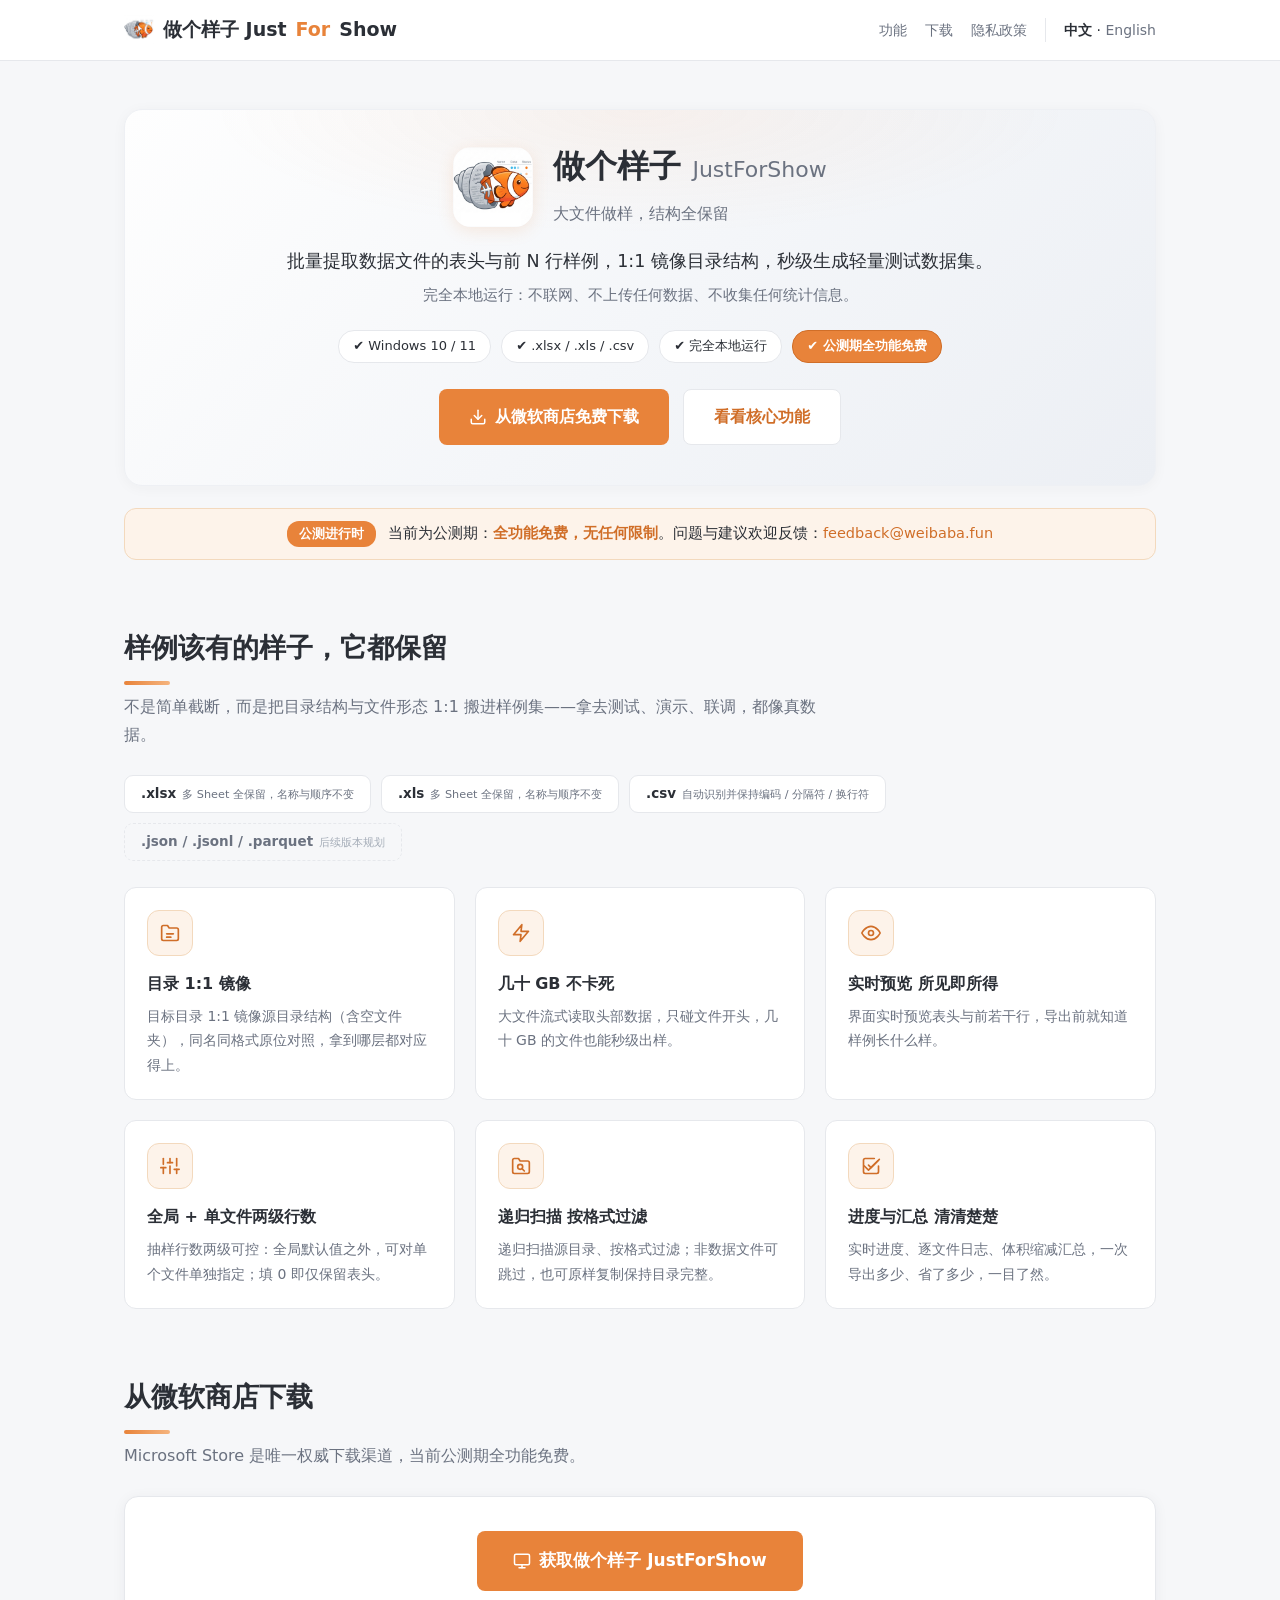
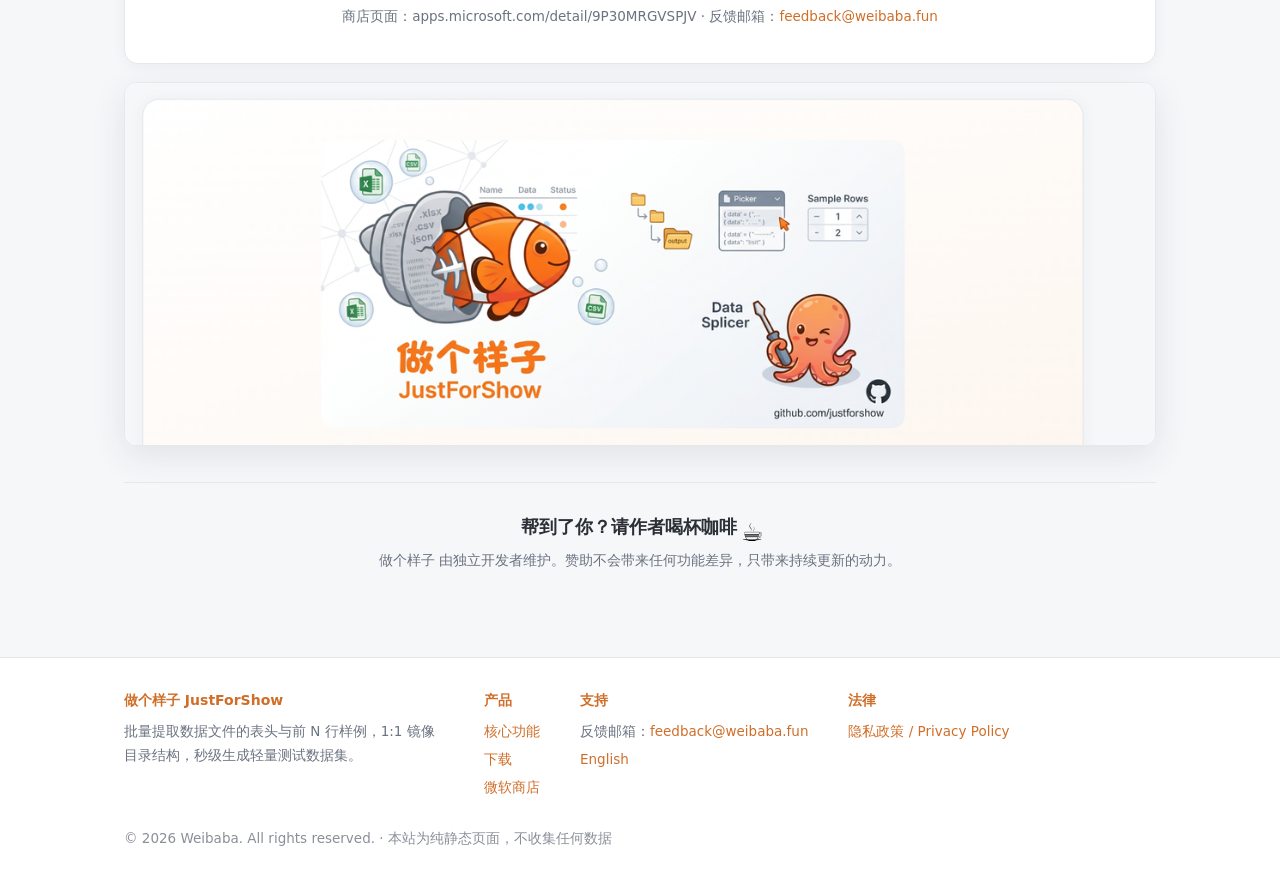
<file: index.html>
<!DOCTYPE html>
<html lang="zh-CN">
<head>
<meta charset="UTF-8">
<meta name="viewport" content="width=device-width, initial-scale=1.0">
<link rel="icon" href="/favicon.ico" sizes="48x48">
<link rel="icon" type="image/png" sizes="64x64" href="/favicon.png">
<link rel="apple-touch-icon" href="/apple-touch-icon.png">
<meta name="description" content="做个样子 JustForShow —— 批量提取数据文件的表头与前 N 行样例，1:1 镜像目录结构，秒级生成轻量测试数据集。完全本地运行：不联网、不上传任何数据。">
<meta property="og:title" content="做个样子 JustForShow — 大文件做样，结构全保留">
<meta property="og:description" content="批量提取 .xlsx / .xls / .csv 的表头与前 N 行样例，1:1 镜像目录结构，秒级生成轻量测试数据集。完全本地运行，公测期全功能免费。">
<meta property="og:type" content="website">
<meta property="og:url" content="https://justforshow.weibaba.fun/">
<meta property="og:image" content="https://justforshow.weibaba.fun/assets/img/og.png">
<title>做个样子 JustForShow — 大文件做样，结构全保留 | 数据样例提取工具</title>
<link rel="canonical" href="https://justforshow.weibaba.fun/">
<link rel="alternate" hreflang="zh-CN" href="https://justforshow.weibaba.fun/">
<link rel="alternate" hreflang="en" href="https://justforshow.weibaba.fun/en/">
<link rel="alternate" hreflang="x-default" href="https://justforshow.weibaba.fun/">
<link rel="stylesheet" href="/assets/style.css">
<script type="application/ld+json">
{"@context":"https://schema.org","@type":"SoftwareApplication",
 "name":"JustForShow","operatingSystem":"Windows 10, Windows 11",
 "applicationCategory":"UtilitiesApplication",
 "url":"https://justforshow.weibaba.fun/","softwareVersion":"1.0.0",
 "inLanguage":["zh-CN","en"],
 "description":"Batch-extract the header and first N rows of .xlsx / .xls / .csv data files into a 1:1 mirrored folder structure, producing a lightweight sample dataset in seconds. Runs entirely offline.",
 "offers":{"@type":"Offer","price":"0","priceCurrency":"USD"}}
</script>
</head>
<body>

<nav>
  <div class="container nav-inner">
    <a class="brand" href="/"><img src="/favicon.png" alt="做个样子 JustForShow 图标">做个样子 Just<span class="dot">For</span>Show</a>
    <div class="nav-links">
      <a class="hide-sm" href="#features">功能</a>
      <a class="hide-sm" href="#download">下载</a>
      <a class="hide-sm" href="/privacy/">隐私政策</a>
      <span class="lang-switch"><b>中文</b> · <a href="/en/" hreflang="en" lang="en">English</a></span>
    </div>
  </div>
</nav>

<header class="hero">
  <div class="container">
    <div class="hero-card">
      <div class="hero-head">
        <img class="hero-logo" src="/assets/img/app_icon.png" alt="做个样子 JustForShow" width="80" height="80">
        <div>
          <h1 class="hero-name">做个样子 <span class="en-name">JustForShow</span></h1>
          <p class="hero-slogan">大文件做样，<span class="key">结构全保留</span></p>
        </div>
      </div>
      <p class="pitch">批量提取数据文件的表头与前 N 行样例，1:1 镜像目录结构，秒级生成轻量测试数据集。</p>
      <p class="sub">完全本地运行：不联网、不上传任何数据、不收集任何统计信息。</p>
      <div class="platform-pills">
        <span class="pill">✔ Windows 10 / 11</span>
        <span class="pill">✔ .xlsx / .xls / .csv</span>
        <span class="pill">✔ 完全本地运行</span>
        <span class="pill hot">✔ 公测期全功能免费</span>
      </div>
      <div class="btn-row">
        <a class="btn btn-primary" href="https://apps.microsoft.com/detail/9P30MRGVSPJV">
          <svg width="18" height="18" viewBox="0 0 24 24" fill="none" stroke="currentColor" stroke-width="2" stroke-linecap="round" stroke-linejoin="round"><path d="M21 15v4a2 2 0 0 1-2 2H5a2 2 0 0 1-2-2v-4"/><polyline points="7 10 12 15 17 10"/><line x1="12" y1="15" x2="12" y2="3"/></svg>
          从微软商店免费下载
        </a>
        <a class="btn btn-ghost" href="#features">看看核心功能</a>
      </div>
    </div>
    <div class="beta-note">
      <span class="tag">公测进行时</span>
      <span>当前为公测期：<b>全功能免费，无任何限制</b>。问题与建议欢迎反馈：<a href="mailto:feedback@weibaba.fun">feedback@weibaba.fun</a></span>
    </div>
  </div>
</header>

<main class="container">

  <!-- ============ 核心功能 ============ -->
  <section class="block" id="features">
    <h2 class="title">样例该有的样子，它都保留</h2>
    <p class="lead">不是简单截断，而是把目录结构与文件形态 1:1 搬进样例集——拿去测试、演示、联调，都像真数据。</p>
    <div class="fmt-chips">
      <span>.xlsx<small>多 Sheet 全保留，名称与顺序不变</small></span>
      <span>.xls<small>多 Sheet 全保留，名称与顺序不变</small></span>
      <span>.csv<small>自动识别并保持编码 / 分隔符 / 换行符</small></span>
      <span class="dim">.json / .jsonl / .parquet<small>后续版本规划</small></span>
    </div>
    <div class="feat-grid">
      <div class="feat">
        <div class="ico"><svg width="20" height="20" viewBox="0 0 24 24" fill="none" stroke="currentColor" stroke-width="2" stroke-linecap="round" stroke-linejoin="round"><path d="M22 19a2 2 0 0 1-2 2H4a2 2 0 0 1-2-2V5a2 2 0 0 1 2-2h5l2 3h9a2 2 0 0 1 2 2z"/><line x1="8" y1="13" x2="16" y2="13"/><line x1="8" y1="17" x2="13" y2="17"/></svg></div>
        <h3>目录 1:1 镜像</h3>
        <p>目标目录 1:1 镜像源目录结构（含空文件夹），同名同格式原位对照，拿到哪层都对应得上。</p>
      </div>
      <div class="feat">
        <div class="ico"><svg width="20" height="20" viewBox="0 0 24 24" fill="none" stroke="currentColor" stroke-width="2" stroke-linecap="round" stroke-linejoin="round"><polygon points="13 2 3 14 12 14 11 22 21 10 12 10 13 2"/></svg></div>
        <h3>几十 GB 不卡死</h3>
        <p>大文件流式读取头部数据，只碰文件开头，几十 GB 的文件也能秒级出样。</p>
      </div>
      <div class="feat">
        <div class="ico"><svg width="20" height="20" viewBox="0 0 24 24" fill="none" stroke="currentColor" stroke-width="2" stroke-linecap="round" stroke-linejoin="round"><path d="M1 12s4-8 11-8 11 8 11 8-4 8-11 8-11-8-11-8z"/><circle cx="12" cy="12" r="3"/></svg></div>
        <h3>实时预览 所见即所得</h3>
        <p>界面实时预览表头与前若干行，导出前就知道样例长什么样。</p>
      </div>
      <div class="feat">
        <div class="ico"><svg width="20" height="20" viewBox="0 0 24 24" fill="none" stroke="currentColor" stroke-width="2" stroke-linecap="round" stroke-linejoin="round"><line x1="4" y1="21" x2="4" y2="14"/><line x1="4" y1="10" x2="4" y2="3"/><line x1="12" y1="21" x2="12" y2="12"/><line x1="12" y1="8" x2="12" y2="3"/><line x1="20" y1="21" x2="20" y2="16"/><line x1="20" y1="12" x2="20" y2="3"/><line x1="1" y1="14" x2="7" y2="14"/><line x1="9" y1="8" x2="15" y2="8"/><line x1="17" y1="16" x2="23" y2="16"/></svg></div>
        <h3>全局 + 单文件两级行数</h3>
        <p>抽样行数两级可控：全局默认值之外，可对单个文件单独指定；填 0 即仅保留表头。</p>
      </div>
      <div class="feat">
        <div class="ico"><svg width="20" height="20" viewBox="0 0 24 24" fill="none" stroke="currentColor" stroke-width="2" stroke-linecap="round" stroke-linejoin="round"><path d="M22 19a2 2 0 0 1-2 2H4a2 2 0 0 1-2-2V5a2 2 0 0 1 2-2h5l2 3h9a2 2 0 0 1 2 2z"/><circle cx="11" cy="13" r="3"/><line x1="16" y1="18" x2="13.5" y2="15.5"/></svg></div>
        <h3>递归扫描 按格式过滤</h3>
        <p>递归扫描源目录、按格式过滤；非数据文件可跳过，也可原样复制保持目录完整。</p>
      </div>
      <div class="feat">
        <div class="ico"><svg width="20" height="20" viewBox="0 0 24 24" fill="none" stroke="currentColor" stroke-width="2" stroke-linecap="round" stroke-linejoin="round"><polyline points="20 6 9 17 4 12"/><line x1="12" y1="22" x2="12" y2="2" opacity="0"/><path d="M9 11l3 3L22 4"/><path d="M21 12v7a2 2 0 0 1-2 2H5a2 2 0 0 1-2-2V5a2 2 0 0 1 2-2h11"/></svg></div>
        <h3>进度与汇总 清清楚楚</h3>
        <p>实时进度、逐文件日志、体积缩减汇总，一次导出多少、省了多少，一目了然。</p>
      </div>
    </div>
  </section>

  <!-- ============ 下载 ============ -->
  <section class="block" id="download">
    <h2 class="title">从微软商店下载</h2>
    <p class="lead">Microsoft Store 是唯一权威下载渠道，当前公测期全功能免费。</p>
    <div class="download-card">
      <a class="btn btn-primary big-btn" href="https://apps.microsoft.com/detail/9P30MRGVSPJV">
        <svg width="18" height="18" viewBox="0 0 24 24" fill="none" stroke="currentColor" stroke-width="2" stroke-linecap="round" stroke-linejoin="round"><rect x="2" y="3" width="20" height="14" rx="2"/><line x1="8" y1="21" x2="16" y2="21"/><line x1="12" y1="17" x2="12" y2="21"/></svg>
        获取做个样子 JustForShow
      </a>
      <p class="download-note">商店页面：apps.microsoft.com/detail/9P30MRGVSPJV · 反馈邮箱：<a href="mailto:feedback@weibaba.fun">feedback@weibaba.fun</a></p>
    </div>
    <figure class="shot">
      <img src="/assets/img/shot-main.png" alt="做个样子 JustForShow 界面——文件列表与数据预览" width="1200" height="423" loading="lazy">
    </figure>
  </section>

  <!-- ============ 请作者喝咖啡 ============ -->
  <div class="sponsor">
    <h3>帮到了你？请作者喝杯咖啡<button class="coffee-btn" type="button" aria-label="微信收款码" title="点我，请作者喝杯咖啡" onclick="var m=document.getElementById('qr-modal');m.style.display=(m.style.display==='flex')?'none':'flex';">☕</button></h3>
    <p>做个样子 由独立开发者维护。赞助不会带来任何功能差异，只带来持续更新的动力。</p>
  </div>

  <div id="qr-modal" class="qr-modal" onclick="this.style.display='none'">
    <div class="qr-card" onclick="event.stopPropagation()">
      <img src="assets/img/donate_qr.jpg" alt="微信收款码">
      <span>微信扫一扫 · 请作者喝杯咖啡</span>
      <button type="button" onclick="document.getElementById('qr-modal').style.display='none'">✕</button>
    </div>
  </div>

</main>

<footer>
  <div class="container">
    <div class="cols">
      <div style="max-width:320px">
        <h4>做个样子 JustForShow</h4>
        <p>批量提取数据文件的表头与前 N 行样例，1:1 镜像目录结构，秒级生成轻量测试数据集。</p>
      </div>
      <div>
        <h4>产品</h4>
        <ul>
          <li><a href="#features">核心功能</a></li>
          <li><a href="#download">下载</a></li>
          <li><a href="https://apps.microsoft.com/detail/9P30MRGVSPJV">微软商店</a></li>
        </ul>
      </div>
      <div>
        <h4>支持</h4>
        <ul>
          <li>反馈邮箱：<a href="mailto:feedback@weibaba.fun">feedback@weibaba.fun</a></li>
          <li><span class="lang-switch-inline"><a href="/en/" hreflang="en" lang="en">English</a></span></li>
        </ul>
      </div>
      <div>
        <h4>法律</h4>
        <ul>
          <li><a href="/privacy/">隐私政策 / Privacy Policy</a></li>
        </ul>
      </div>
    </div>
    <p class="legal">© 2026 Weibaba. All rights reserved. · 本站为纯静态页面，不收集任何数据</p>
  </div>
</footer>

</body>
</html>
</file>
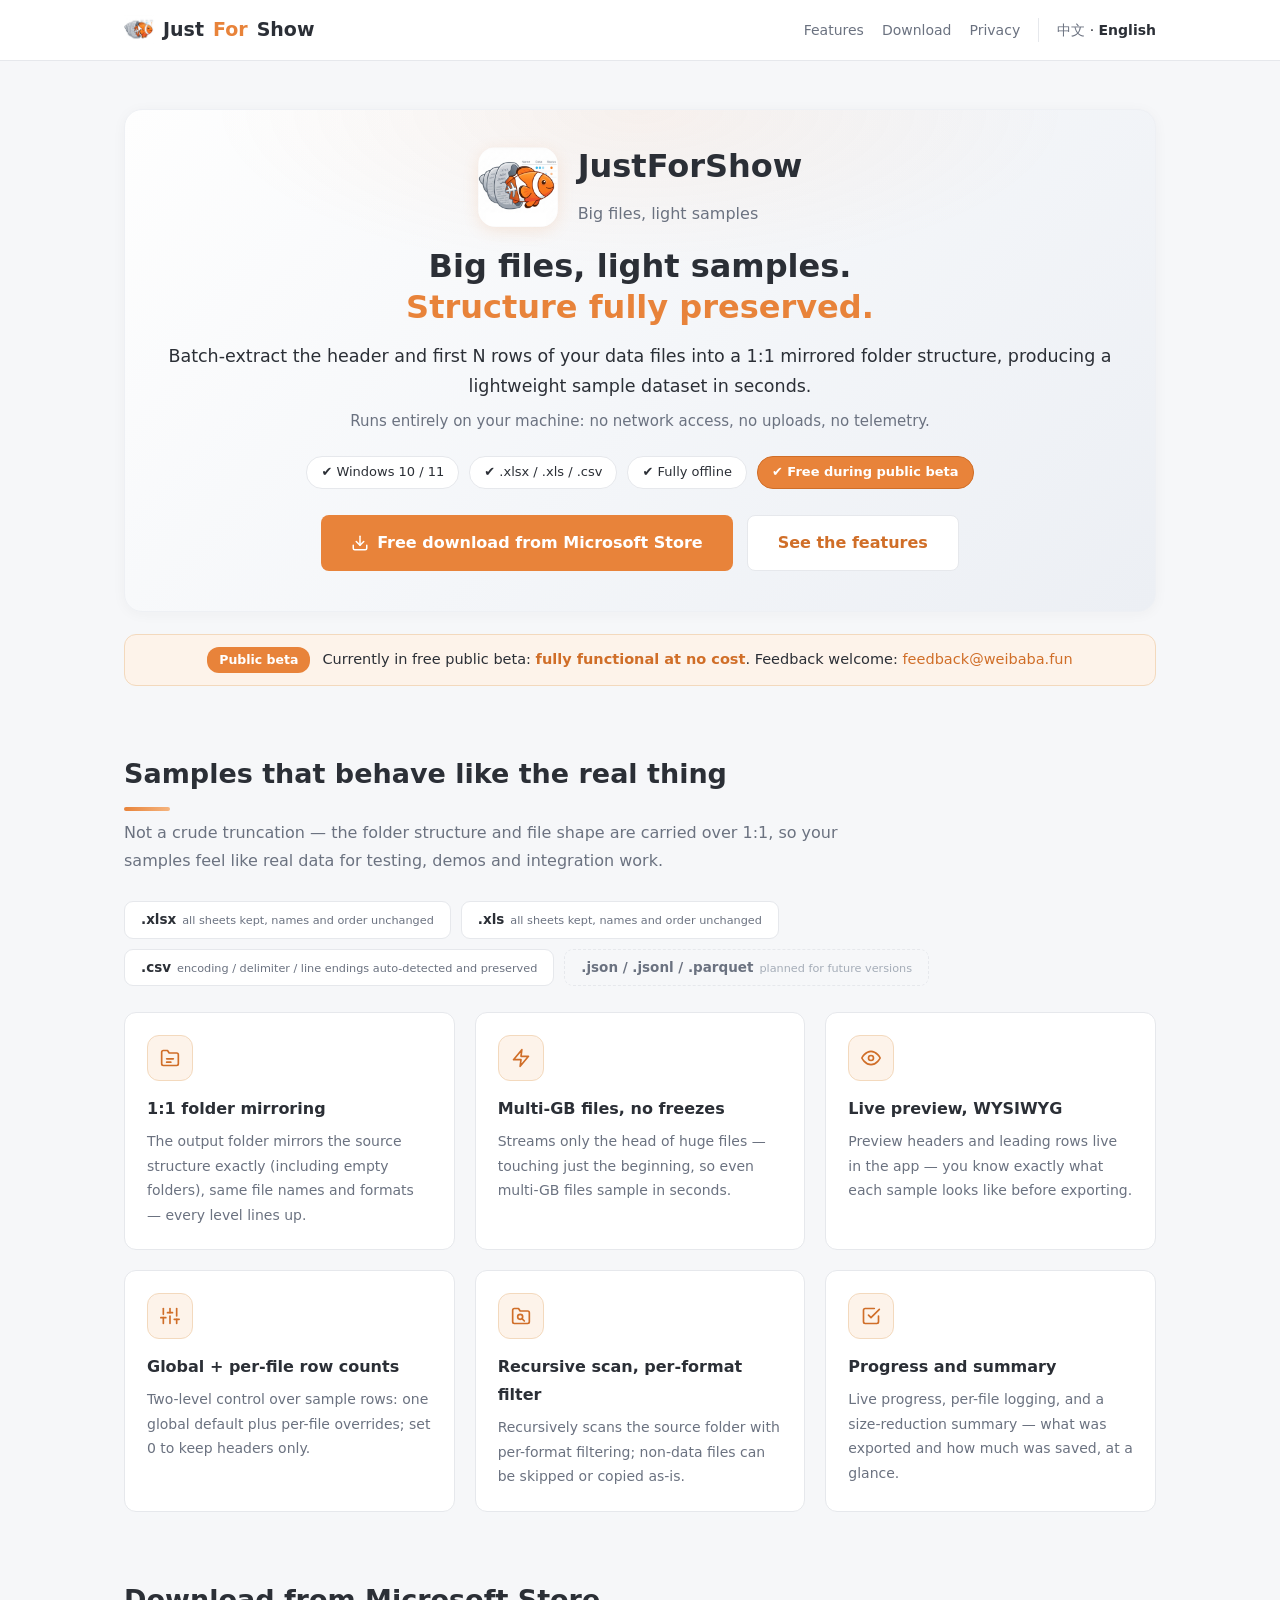
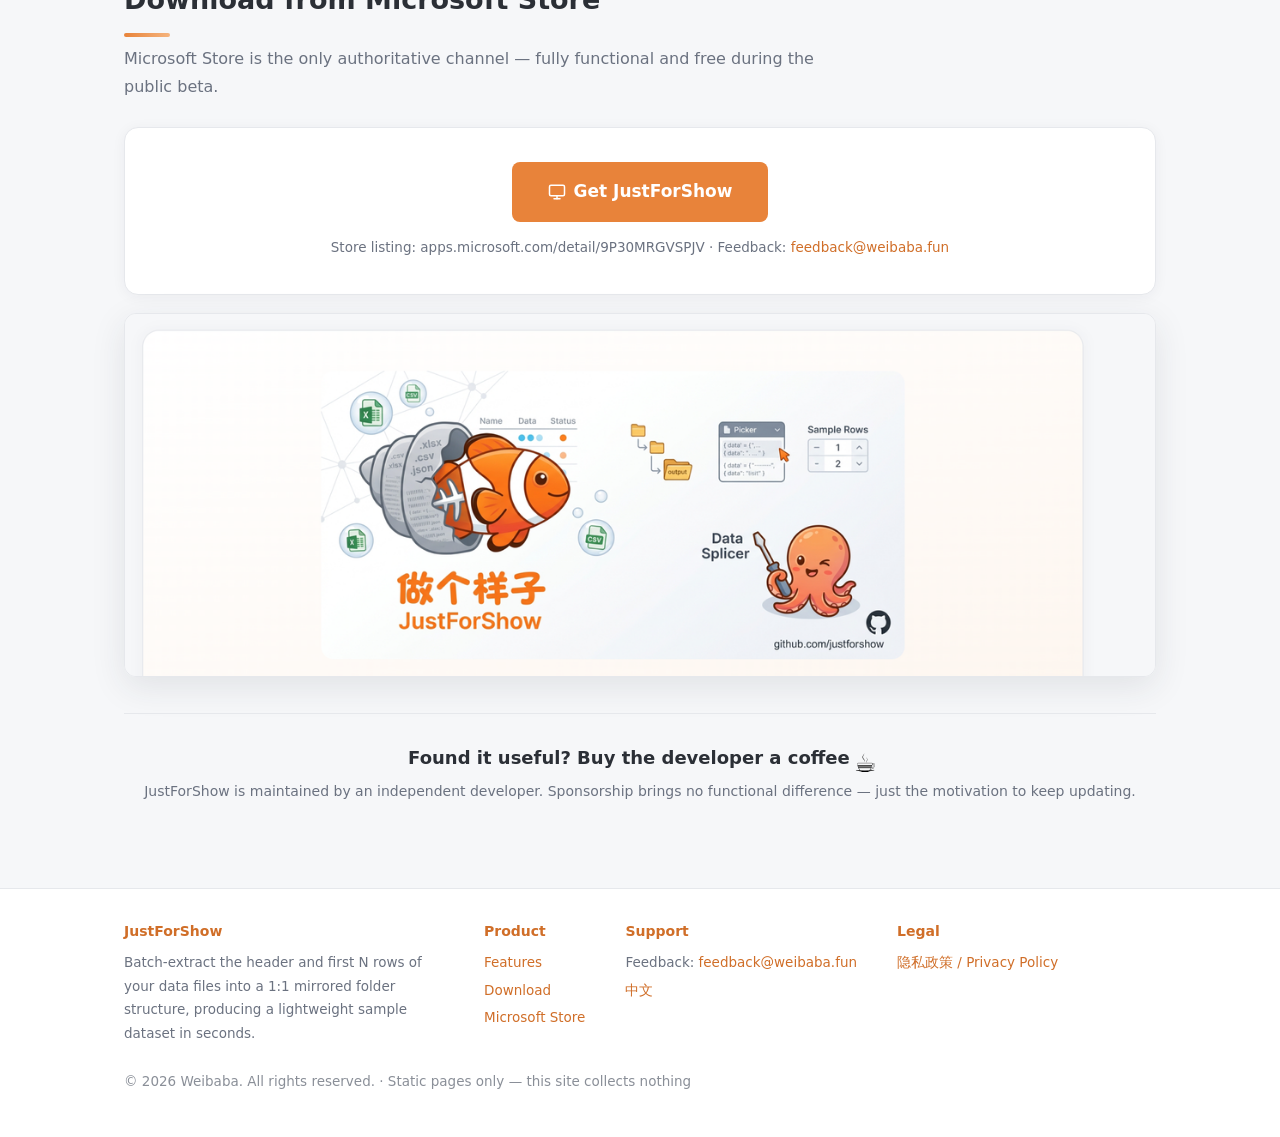
<file: en/index.html>
<!DOCTYPE html>
<html lang="en">
<head>
<meta charset="UTF-8">
<meta name="viewport" content="width=device-width, initial-scale=1.0">
<link rel="icon" href="/favicon.ico" sizes="48x48">
<link rel="icon" type="image/png" sizes="64x64" href="/favicon.png">
<link rel="apple-touch-icon" href="/apple-touch-icon.png">
<meta name="description" content="JustForShow — batch-extract the header and first N rows of your data files into a 1:1 mirrored folder structure, producing a lightweight sample dataset in seconds. Runs entirely offline: no network access, no uploads.">
<meta property="og:title" content="JustForShow — Big files, light samples. Structure fully preserved.">
<meta property="og:description" content="Batch-extract the header and first N rows of .xlsx / .xls / .csv files into a 1:1 mirrored folder structure. Fully offline, free during the public beta.">
<meta property="og:type" content="website">
<meta property="og:url" content="https://justforshow.weibaba.fun/en/">
<meta property="og:image" content="https://justforshow.weibaba.fun/assets/img/og.png">
<title>JustForShow — Big files, light samples. Structure fully preserved.</title>
<link rel="canonical" href="https://justforshow.weibaba.fun/en/">
<link rel="alternate" hreflang="zh-CN" href="https://justforshow.weibaba.fun/">
<link rel="alternate" hreflang="en" href="https://justforshow.weibaba.fun/en/">
<link rel="alternate" hreflang="x-default" href="https://justforshow.weibaba.fun/">
<link rel="stylesheet" href="/assets/style.css">
<script type="application/ld+json">
{"@context":"https://schema.org","@type":"SoftwareApplication",
 "name":"JustForShow","operatingSystem":"Windows 10, Windows 11",
 "applicationCategory":"UtilitiesApplication",
 "url":"https://justforshow.weibaba.fun/en/","softwareVersion":"1.0.0",
 "inLanguage":["zh-CN","en"],
 "description":"Batch-extract the header and first N rows of .xlsx / .xls / .csv data files into a 1:1 mirrored folder structure, producing a lightweight sample dataset in seconds. Runs entirely offline.",
 "offers":{"@type":"Offer","price":"0","priceCurrency":"USD"}}
</script>
</head>
<body>

<nav>
  <div class="container nav-inner">
    <a class="brand" href="/en/"><img src="/favicon.png" alt="JustForShow icon">Just<span class="dot">For</span>Show</a>
    <div class="nav-links">
      <a class="hide-sm" href="#features">Features</a>
      <a class="hide-sm" href="#download">Download</a>
      <a class="hide-sm" href="/privacy/">Privacy</a>
      <span class="lang-switch"><a href="/" hreflang="zh-CN" lang="zh-CN">中文</a> · <b>English</b></span>
    </div>
  </div>
</nav>

<header class="hero">
  <div class="container">
    <div class="hero-card">
      <div class="hero-head">
        <img class="hero-logo" src="/assets/img/app_icon.png" alt="JustForShow" width="80" height="80">
        <div>
          <h1 class="hero-name">JustForShow</h1>
          <p class="hero-slogan">Big files, <span class="key">light samples</span></p>
        </div>
      </div>
      <h1>Big files, light samples.<br><span class="key">Structure fully preserved.</span></h1>
      <p class="pitch">Batch-extract the header and first N rows of your data files into a 1:1 mirrored folder structure, producing a lightweight sample dataset in seconds.</p>
      <p class="sub">Runs entirely on your machine: no network access, no uploads, no telemetry.</p>
      <div class="platform-pills">
        <span class="pill">✔ Windows 10 / 11</span>
        <span class="pill">✔ .xlsx / .xls / .csv</span>
        <span class="pill">✔ Fully offline</span>
        <span class="pill hot">✔ Free during public beta</span>
      </div>
      <div class="btn-row">
        <a class="btn btn-primary" href="https://apps.microsoft.com/detail/9P30MRGVSPJV">
          <svg width="18" height="18" viewBox="0 0 24 24" fill="none" stroke="currentColor" stroke-width="2" stroke-linecap="round" stroke-linejoin="round"><path d="M21 15v4a2 2 0 0 1-2 2H5a2 2 0 0 1-2-2v-4"/><polyline points="7 10 12 15 17 10"/><line x1="12" y1="15" x2="12" y2="3"/></svg>
          Free download from Microsoft Store
        </a>
        <a class="btn btn-ghost" href="#features">See the features</a>
      </div>
    </div>
    <div class="beta-note">
      <span class="tag">Public beta</span>
      <span>Currently in free public beta: <b>fully functional at no cost</b>. Feedback welcome: <a href="mailto:feedback@weibaba.fun">feedback@weibaba.fun</a></span>
    </div>
  </div>
</header>

<main class="container">

  <!-- ============ Features ============ -->
  <section class="block" id="features">
    <h2 class="title">Samples that behave like the real thing</h2>
    <p class="lead">Not a crude truncation — the folder structure and file shape are carried over 1:1, so your samples feel like real data for testing, demos and integration work.</p>
    <div class="fmt-chips">
      <span>.xlsx<small>all sheets kept, names and order unchanged</small></span>
      <span>.xls<small>all sheets kept, names and order unchanged</small></span>
      <span>.csv<small>encoding / delimiter / line endings auto-detected and preserved</small></span>
      <span class="dim">.json / .jsonl / .parquet<small>planned for future versions</small></span>
    </div>
    <div class="feat-grid">
      <div class="feat">
        <div class="ico"><svg width="20" height="20" viewBox="0 0 24 24" fill="none" stroke="currentColor" stroke-width="2" stroke-linecap="round" stroke-linejoin="round"><path d="M22 19a2 2 0 0 1-2 2H4a2 2 0 0 1-2-2V5a2 2 0 0 1 2-2h5l2 3h9a2 2 0 0 1 2 2z"/><line x1="8" y1="13" x2="16" y2="13"/><line x1="8" y1="17" x2="13" y2="17"/></svg></div>
        <h3>1:1 folder mirroring</h3>
        <p>The output folder mirrors the source structure exactly (including empty folders), same file names and formats — every level lines up.</p>
      </div>
      <div class="feat">
        <div class="ico"><svg width="20" height="20" viewBox="0 0 24 24" fill="none" stroke="currentColor" stroke-width="2" stroke-linecap="round" stroke-linejoin="round"><polygon points="13 2 3 14 12 14 11 22 21 10 12 10 13 2"/></svg></div>
        <h3>Multi-GB files, no freezes</h3>
        <p>Streams only the head of huge files — touching just the beginning, so even multi-GB files sample in seconds.</p>
      </div>
      <div class="feat">
        <div class="ico"><svg width="20" height="20" viewBox="0 0 24 24" fill="none" stroke="currentColor" stroke-width="2" stroke-linecap="round" stroke-linejoin="round"><path d="M1 12s4-8 11-8 11 8 11 8-4 8-11 8-11-8-11-8z"/><circle cx="12" cy="12" r="3"/></svg></div>
        <h3>Live preview, WYSIWYG</h3>
        <p>Preview headers and leading rows live in the app — you know exactly what each sample looks like before exporting.</p>
      </div>
      <div class="feat">
        <div class="ico"><svg width="20" height="20" viewBox="0 0 24 24" fill="none" stroke="currentColor" stroke-width="2" stroke-linecap="round" stroke-linejoin="round"><line x1="4" y1="21" x2="4" y2="14"/><line x1="4" y1="10" x2="4" y2="3"/><line x1="12" y1="21" x2="12" y2="12"/><line x1="12" y1="8" x2="12" y2="3"/><line x1="20" y1="21" x2="20" y2="16"/><line x1="20" y1="12" x2="20" y2="3"/><line x1="1" y1="14" x2="7" y2="14"/><line x1="9" y1="8" x2="15" y2="8"/><line x1="17" y1="16" x2="23" y2="16"/></svg></div>
        <h3>Global + per-file row counts</h3>
        <p>Two-level control over sample rows: one global default plus per-file overrides; set 0 to keep headers only.</p>
      </div>
      <div class="feat">
        <div class="ico"><svg width="20" height="20" viewBox="0 0 24 24" fill="none" stroke="currentColor" stroke-width="2" stroke-linecap="round" stroke-linejoin="round"><path d="M22 19a2 2 0 0 1-2 2H4a2 2 0 0 1-2-2V5a2 2 0 0 1 2-2h5l2 3h9a2 2 0 0 1 2 2z"/><circle cx="11" cy="13" r="3"/><line x1="16" y1="18" x2="13.5" y2="15.5"/></svg></div>
        <h3>Recursive scan, per-format filter</h3>
        <p>Recursively scans the source folder with per-format filtering; non-data files can be skipped or copied as-is.</p>
      </div>
      <div class="feat">
        <div class="ico"><svg width="20" height="20" viewBox="0 0 24 24" fill="none" stroke="currentColor" stroke-width="2" stroke-linecap="round" stroke-linejoin="round"><path d="M9 11l3 3L22 4"/><path d="M21 12v7a2 2 0 0 1-2 2H5a2 2 0 0 1-2-2V5a2 2 0 0 1 2-2h11"/></svg></div>
        <h3>Progress and summary</h3>
        <p>Live progress, per-file logging, and a size-reduction summary — what was exported and how much was saved, at a glance.</p>
      </div>
    </div>
  </section>

  <!-- ============ Download ============ -->
  <section class="block" id="download">
    <h2 class="title">Download from Microsoft Store</h2>
    <p class="lead">Microsoft Store is the only authoritative channel — fully functional and free during the public beta.</p>
    <div class="download-card">
      <a class="btn btn-primary big-btn" href="https://apps.microsoft.com/detail/9P30MRGVSPJV">
        <svg width="18" height="18" viewBox="0 0 24 24" fill="none" stroke="currentColor" stroke-width="2" stroke-linecap="round" stroke-linejoin="round"><rect x="2" y="3" width="20" height="14" rx="2"/><line x1="8" y1="21" x2="16" y2="21"/><line x1="12" y1="17" x2="12" y2="21"/></svg>
        Get JustForShow
      </a>
      <p class="download-note">Store listing: apps.microsoft.com/detail/9P30MRGVSPJV · Feedback: <a href="mailto:feedback@weibaba.fun">feedback@weibaba.fun</a></p>
    </div>
    <figure class="shot">
      <img src="/assets/img/shot-main.png" alt="JustForShow UI - file list and data preview" width="1200" height="423" loading="lazy">
    </figure>
  </section>


  <!-- ============ Buy the developer a coffee ============ -->
  <div class="sponsor">
    <h3>Found it useful? Buy the developer a coffee<button class="coffee-btn" type="button" aria-label="WeChat QR code" title="Click to buy a coffee" onclick="var m=document.getElementById('qr-modal');m.style.display=(m.style.display==='flex')?'none':'flex';">☕</button></h3>
    <p>JustForShow is maintained by an independent developer. Sponsorship brings no functional difference — just the motivation to keep updating.</p>
  </div>

  <div id="qr-modal" class="qr-modal" onclick="this.style.display='none'">
    <div class="qr-card" onclick="event.stopPropagation()">
      <img src="../assets/img/donate_qr.jpg" alt="WeChat QR code">
      <span>WeChat Scan · Buy a coffee</span>
      <button type="button" onclick="document.getElementById('qr-modal').style.display='none'">✕</button>
    </div>
  </div>

</main>

<footer>
  <div class="container">
    <div class="cols">
      <div style="max-width:320px">
        <h4>JustForShow</h4>
        <p>Batch-extract the header and first N rows of your data files into a 1:1 mirrored folder structure, producing a lightweight sample dataset in seconds.</p>
      </div>
      <div>
        <h4>Product</h4>
        <ul>
          <li><a href="#features">Features</a></li>
          <li><a href="#download">Download</a></li>
          <li><a href="https://apps.microsoft.com/detail/9P30MRGVSPJV">Microsoft Store</a></li>
        </ul>
      </div>
      <div>
        <h4>Support</h4>
        <ul>
          <li>Feedback: <a href="mailto:feedback@weibaba.fun">feedback@weibaba.fun</a></li>
          <li><span class="lang-switch-inline"><a href="/" hreflang="zh-CN" lang="zh-CN">中文</a></span></li>
        </ul>
      </div>
      <div>
        <h4>Legal</h4>
        <ul>
          <li><a href="/privacy/">隐私政策 / Privacy Policy</a></li>
        </ul>
      </div>
    </div>
    <p class="legal">© 2026 Weibaba. All rights reserved. · Static pages only — this site collects nothing</p>
  </div>
</footer>

</body>
</html>
</file>
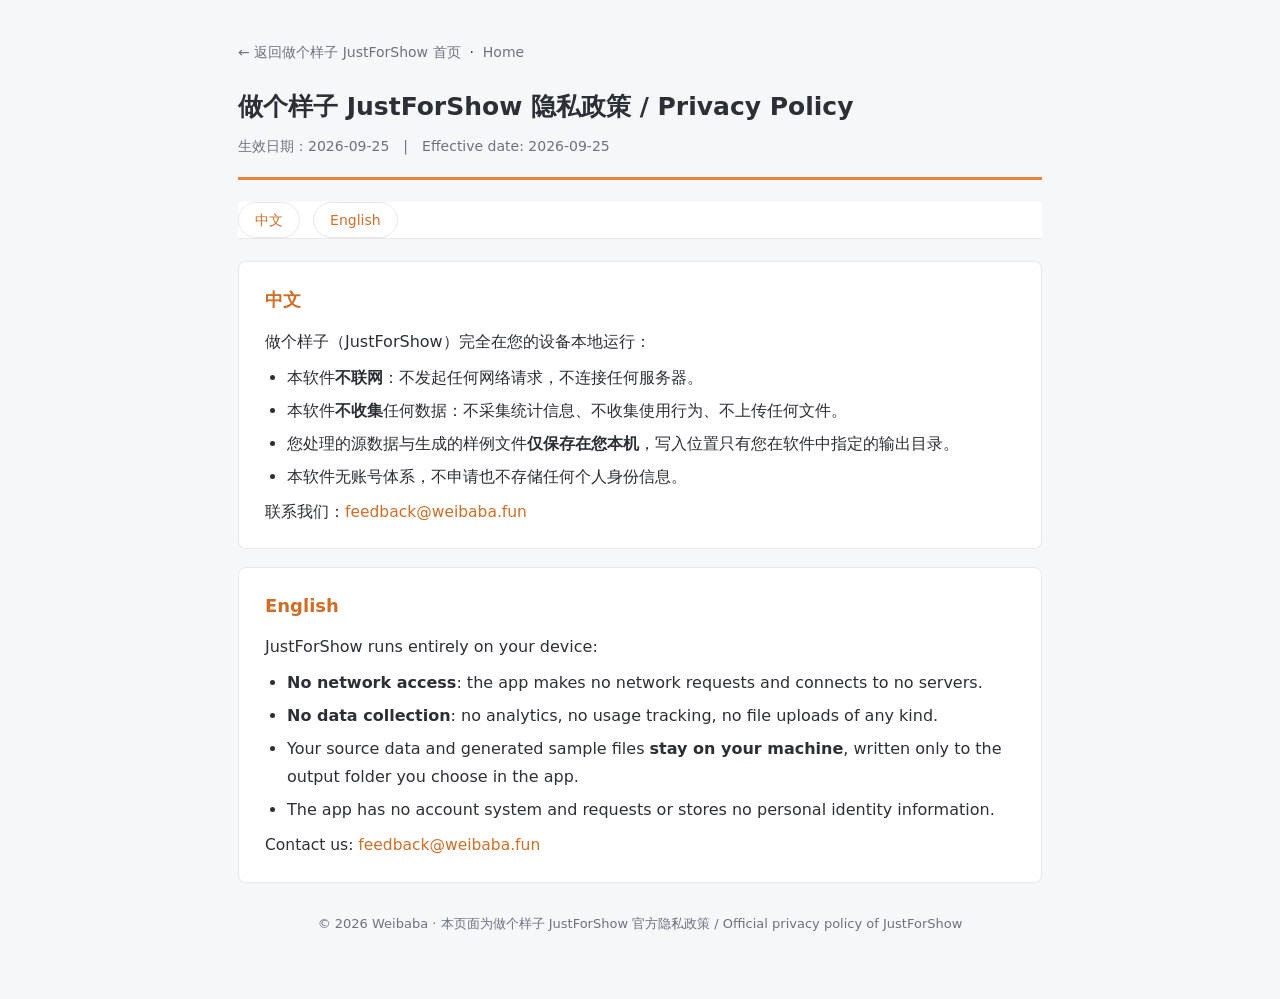
<file: privacy/index.html>
<!DOCTYPE html>
<html lang="zh-CN">
<head>
<meta charset="UTF-8">
<meta name="viewport" content="width=device-width, initial-scale=1.0">
<link rel="icon" href="/favicon.ico" sizes="48x48">
<link rel="icon" type="image/png" sizes="64x64" href="/favicon.png">
<link rel="apple-touch-icon" href="/apple-touch-icon.png">
<meta name="description" content="做个样子 JustForShow 隐私政策 / Privacy Policy — 完全在您的设备本地运行：不联网、不收集任何数据。Runs entirely on your device: no network access, no data collection.">
<meta property="og:title" content="做个样子 JustForShow 隐私政策 / Privacy Policy">
<meta property="og:description" content="JustForShow 完全在您的设备本地运行：不联网、不收集任何数据。Runs entirely on your device: no network access, no data collection.">
<meta property="og:type" content="website">
<meta property="og:url" content="https://justforshow.weibaba.fun/privacy/">
<meta property="og:image" content="https://justforshow.weibaba.fun/assets/img/og.png">
<title>做个样子 JustForShow 隐私政策 / Privacy Policy</title>
<link rel="canonical" href="https://justforshow.weibaba.fun/privacy/">
<link rel="alternate" hreflang="zh-CN" href="https://justforshow.weibaba.fun/">
<link rel="alternate" hreflang="en" href="https://justforshow.weibaba.fun/en/">
<link rel="alternate" hreflang="x-default" href="https://justforshow.weibaba.fun/">
<link rel="stylesheet" href="/assets/style.css">
</head>
<body>
<div class="page">

<header>
  <p class="back"><a href="/">&larr; 返回做个样子 JustForShow 首页</a> &nbsp;·&nbsp; <a href="/en/" lang="en">Home</a></p>
  <h1>做个样子 JustForShow 隐私政策 / Privacy Policy</h1>
  <div class="date">生效日期：2026-09-25　|　Effective date: 2026-09-25</div>
</header>

<nav class="langs">
  <a href="#zh">中文</a>
  <a href="#en" lang="en">English</a>
</nav>

<div class="doc">

<!-- ==================== 中文 ==================== -->
<section id="zh">
<h2>中文</h2>
<p>做个样子（JustForShow）完全在您的设备本地运行：</p>
<ul>
  <li>本软件<strong>不联网</strong>：不发起任何网络请求，不连接任何服务器。</li>
  <li>本软件<strong>不收集</strong>任何数据：不采集统计信息、不收集使用行为、不上传任何文件。</li>
  <li>您处理的源数据与生成的样例文件<strong>仅保存在您本机</strong>，写入位置只有您在软件中指定的输出目录。</li>
  <li>本软件无账号体系，不申请也不存储任何个人身份信息。</li>
</ul>
<p class="contact">联系我们：<a href="mailto:feedback@weibaba.fun">feedback@weibaba.fun</a></p>
</section>

<!-- ==================== English ==================== -->
<section id="en">
<h2 lang="en">English</h2>
<p lang="en">JustForShow runs entirely on your device:</p>
<ul lang="en">
  <li><strong>No network access</strong>: the app makes no network requests and connects to no servers.</li>
  <li><strong>No data collection</strong>: no analytics, no usage tracking, no file uploads of any kind.</li>
  <li>Your source data and generated sample files <strong>stay on your machine</strong>, written only to the output folder you choose in the app.</li>
  <li>The app has no account system and requests or stores no personal identity information.</li>
</ul>
<p class="contact" lang="en">Contact us: <a href="mailto:feedback@weibaba.fun">feedback@weibaba.fun</a></p>
</section>

</div>

<footer>© 2026 Weibaba · 本页面为做个样子 JustForShow 官方隐私政策 / Official privacy policy of JustForShow</footer>
</div>
</body>
</html>
</file>
<file: assets/style.css>
/* 做个样子 JustForShow 官网样式 —— 白卡片风格，与应用界面一致
   品牌橙 #E8833A（取自应用界面主按钮/品牌图标）· 系统字体栈 · 零外部资源 */
:root {
  --ink: #2b2f36; --sub: #6b7280; --line: #e6e8ec; --bg: #f6f7f9;
  --accent: #e8833a; --accent-d: #d06e28; --accent-bg: #fdf3ea;
  --ok: #2f7d42; --card: #ffffff;
}
* { box-sizing: border-box; margin: 0; }
html { scroll-behavior: smooth; }
body {
  color: var(--ink); background: var(--bg); line-height: 1.75; font-size: 16px;
  font-family: "Microsoft YaHei UI", "Segoe UI", system-ui, -apple-system, sans-serif;
}
a { color: var(--accent-d); text-decoration: none; }
a:hover { text-decoration: underline; }
.container { max-width: 1080px; margin: 0 auto; padding: 0 24px; }

/* ---------- 顶部导航 ---------- */
nav {
  position: sticky; top: 0; z-index: 10; background: rgba(255,255,255,.94);
  backdrop-filter: blur(8px); border-bottom: 1px solid var(--line);
}
.nav-inner { display: flex; align-items: center; gap: 20px; height: 60px; }
.brand { font-size: 19px; font-weight: 700; color: var(--ink);
  display: inline-flex; align-items: center; gap: 9px; }
.brand img { height: 30px; width: 30px; display: block; }
.brand .dot { color: var(--accent); }
.nav-links { margin-left: auto; display: flex; align-items: center; gap: 18px; font-size: 14px; }
.nav-links a { color: var(--sub); }
.lang-switch { border-left: 1px solid var(--line); padding-left: 18px; }
.lang-switch b { color: var(--ink); }

/* ---------- Hero（方形 logo 紧凑布局 + 品牌橙微光） ---------- */
.hero { padding: 48px 0 8px; }
.hero-card {
  background:
    radial-gradient(58% 46% at 50% 0%, rgba(232, 131, 58, .07), transparent 72%),
    linear-gradient(135deg, #FEFEFE 0%, #F4F6F9 52%, #ECEFF4 100%);
  border: 1px solid #EEF0F4; border-radius: 18px;
  padding: 36px 40px 40px; text-align: center;
  box-shadow: 0 2px 14px rgba(43, 47, 54, .04);
}
.hero-head {
  display: flex; align-items: center; justify-content: center;
  gap: 20px; margin-bottom: 18px; text-align: left;
}
.hero-logo {
  width: 80px; height: 80px; border-radius: 18px;
  box-shadow: 0 4px 16px rgba(232, 131, 58, .15);
}
.hero-name { font-size: 32px; line-height: 1.2; margin: 0; }
.hero-name .en-name { color: var(--sub); font-size: 22px; font-weight: 500; }
.hero-slogan { font-size: 16px; color: var(--sub); margin: 4px 0 0; }
.hero h1 { font-size: 32px; line-height: 1.3; margin-bottom: 12px; }
.hero h1 .key { color: var(--accent); }
.hero p.pitch { font-size: 17.5px; margin-bottom: 6px; }
.hero p.sub { font-size: 15px; color: var(--sub); }
.platform-pills { display: flex; gap: 10px; margin: 22px 0 26px; flex-wrap: wrap; justify-content: center; }
.pill {
  font-size: 13px; padding: 4px 14px; border-radius: 16px;
  background: #fff; border: 1px solid var(--line); color: var(--ink);
}
.pill.hot { background: var(--accent); border-color: var(--accent-d); color: #fff; font-weight: 600; }
.btn-row { display: flex; gap: 14px; flex-wrap: wrap; justify-content: center; }
.btn {
  display: inline-flex; align-items: center; gap: 8px; padding: 13px 30px;
  border-radius: 8px; font-size: 16px; font-weight: 600; border: none;
}
.btn-primary { background: var(--accent); color: #fff; }
.btn-primary:hover { background: var(--accent-d); text-decoration: none; }
.btn-ghost {
  background: #fff; color: var(--accent-d); border: 1px solid var(--line);
}
.btn-ghost:hover { border-color: var(--accent); text-decoration: none; }
.btn svg { flex: none; }

/* ---------- 公测提示条 ---------- */
.beta-note {
  margin: 22px auto 0; max-width: 1080px;
  display: flex; align-items: center; gap: 12px; flex-wrap: wrap; justify-content: center;
  background: var(--accent-bg); border: 1px solid #f3d9bd; border-radius: 12px;
  padding: 12px 22px; font-size: 14.5px; color: var(--ink); text-align: center;
}
.beta-note b { color: var(--accent-d); }
.beta-note .tag {
  font-size: 12.5px; font-weight: 700; color: #fff; background: var(--accent);
  border-radius: 12px; padding: 2px 12px;
}

/* ---------- 通用区块 ---------- */
section.block { padding: 56px 0 8px; }
h2.title { font-size: 27px; margin-bottom: 8px; color: var(--ink); }
h2.title::after {
  content: ""; display: block; width: 46px; height: 4px; border-radius: 2px;
  background: linear-gradient(90deg, var(--accent), #f5b47e); margin-top: 10px;
}
p.lead { color: var(--sub); max-width: 720px; margin-bottom: 26px; }

/* ---------- 支持格式芯片 ---------- */
.fmt-chips { display: flex; flex-wrap: wrap; gap: 10px; margin-bottom: 26px; }
.fmt-chips span {
  font-size: 13.5px; font-weight: 600; padding: 6px 16px; border-radius: 9px;
  background: #fff; border: 1px solid var(--line); color: var(--ink);
}
.fmt-chips span small { font-weight: 400; color: var(--sub); margin-left: 6px; }
.fmt-chips span.dim { border-style: dashed; color: var(--sub); background: transparent; }
.fmt-chips span.dim small { color: #a5adb8; }

/* ---------- 功能网格（白卡片） ---------- */
.feat-grid { display: grid; grid-template-columns: repeat(3, 1fr); gap: 20px; }
.feat {
  background: var(--card); border: 1px solid var(--line); border-radius: 12px; padding: 22px;
  transition: transform .18s ease, box-shadow .18s ease, border-color .18s ease;
}
.feat:hover {
  transform: translateY(-4px); border-color: #f3d9bd;
  box-shadow: 0 12px 28px rgba(43,47,54,.10);
}
.feat .ico {
  width: 46px; height: 46px; border-radius: 12px; display: flex;
  align-items: center; justify-content: center; margin-bottom: 14px;
  background: var(--accent-bg); color: var(--accent-d); border: 1px solid #f3d9bd;
}
.feat h3 { font-size: 16px; margin-bottom: 6px; }
.feat p { font-size: 14px; color: var(--sub); }

/* ---------- 下载区 ---------- */
.download-card {
  background: var(--card); border: 1px solid var(--line); border-radius: 14px;
  padding: 34px 30px; text-align: center;
  box-shadow: 0 2px 14px rgba(43,47,54,.05);
}
.download-card .big-btn { font-size: 17px; padding: 15px 36px; }
.download-note { font-size: 13.5px; color: var(--sub); margin-top: 14px; }

/* ---------- 截图占位 ---------- */
.shot {
  width: 100%; max-width: 1160px; margin: 18px auto 0;
  border: 1px solid var(--line); border-radius: 12px; overflow: hidden;
  box-shadow: 0 10px 34px rgba(43, 47, 54, .10);
}
.shot img { display: block; width: 100%; height: auto; }

/* ---------- 页脚 ---------- */
footer { border-top: 1px solid var(--line); margin-top: 64px; padding: 30px 0 44px;
  color: var(--sub); font-size: 13.5px; background: #fff; }
footer .cols { display: flex; gap: 40px; flex-wrap: wrap; }
footer h4 { color: var(--accent-d); font-size: 14px; margin-bottom: 8px; }
footer ul { list-style: none; padding: 0; }
footer li { margin: 4px 0; }
footer .legal { margin-top: 24px; color: #8a8f98; }

/* ---------- 隐私政策页 ---------- */
.page { max-width: 860px; margin: 0 auto; padding: 40px 28px 64px; }
.page header { border-bottom: 3px solid var(--accent); padding-bottom: 18px; margin-bottom: 22px; }
.page header h1 { margin: 0 0 6px; font-size: 25px; }
.page header .date { color: var(--sub); font-size: 14px; }
.page .back { font-size: 14px; margin-bottom: 20px; }
.page .back a { color: var(--sub); }
.page .back a:hover { color: var(--accent-d); }
.langs { margin: 0 0 22px; }
.langs a { display: inline-block; padding: 5px 16px; margin-right: 8px; border: 1px solid var(--line);
  border-radius: 18px; color: var(--accent-d); background: #fff; font-size: 14px; }
.langs a:hover { background: var(--accent-bg); text-decoration: none; }
.doc section {
  background: #fff; border: 1px solid var(--line); border-radius: 8px;
  padding: 22px 26px; margin-bottom: 18px;
}
.doc h2 { font-size: 18px; margin: 0 0 12px; color: var(--accent-d); }
.doc ul { padding-left: 22px; margin: 8px 0; }
.doc li { margin: 5px 0; }
.doc .contact { font-size: 15.5px; }
.page footer { text-align: center; color: var(--sub); font-size: 13px; margin-top: 30px;
  border-top: none; padding: 0; background: transparent; }

/* ---------- 响应式 ---------- */
@media (max-width: 820px) {
  .feat-grid { grid-template-columns: 1fr; }
  .hero h1 { font-size: 27px; }
  .hero-head { flex-direction: column; text-align: center; gap: 12px; }
  .hero-card { padding: 30px 20px 30px; }
  .nav-links a.hide-sm { display: none; }
}

/* ---------- 请作者喝咖啡（参照 PassGone 鸡腿模式） ---------- */
.sponsor {
  text-align: center; padding: 28px 20px 20px; margin-top: 28px;
  border-top: 1px solid var(--line);
}
.sponsor h3 { font-size: 18px; margin-bottom: 6px; }
.sponsor p { font-size: 14px; color: var(--sub); }
.coffee-btn {
  background: none; border: none; cursor: pointer;
  display: inline-block; font: inherit; line-height: 1;
  padding: 0 0 0 6px; vertical-align: -6px;
  transform: scale(1.4); transform-origin: center;
  animation: coffee-bounce 2s ease-in-out infinite;
}
@keyframes coffee-bounce {
  0%, 14%, 28%, 100% { transform: scale(1.4) translateY(0); }
  7%                 { transform: scale(1.4) translateY(-3px); }
  21%                { transform: scale(1.4) translateY(-3px); }
}
.qr-modal {
  display: none; position: fixed; inset: 0; z-index: 999;
  background: rgba(0,0,0,.55); align-items: center; justify-content: center;
}
.qr-card {
  position: relative; background: #fff; border-radius: 16px;
  padding: 24px 28px 18px; text-align: center;
  box-shadow: 0 8px 40px rgba(0,0,0,.25);
}
.qr-card img { width: 220px; height: auto; border-radius: 8px; }
.qr-card span { display: block; margin-top: 10px; font-size: 14px; color: var(--ink); }
.qr-card button {
  position: absolute; top: 6px; right: 8px; border: none;
  background: none; font-size: 16px; cursor: pointer; color: var(--sub);
}
</file>
